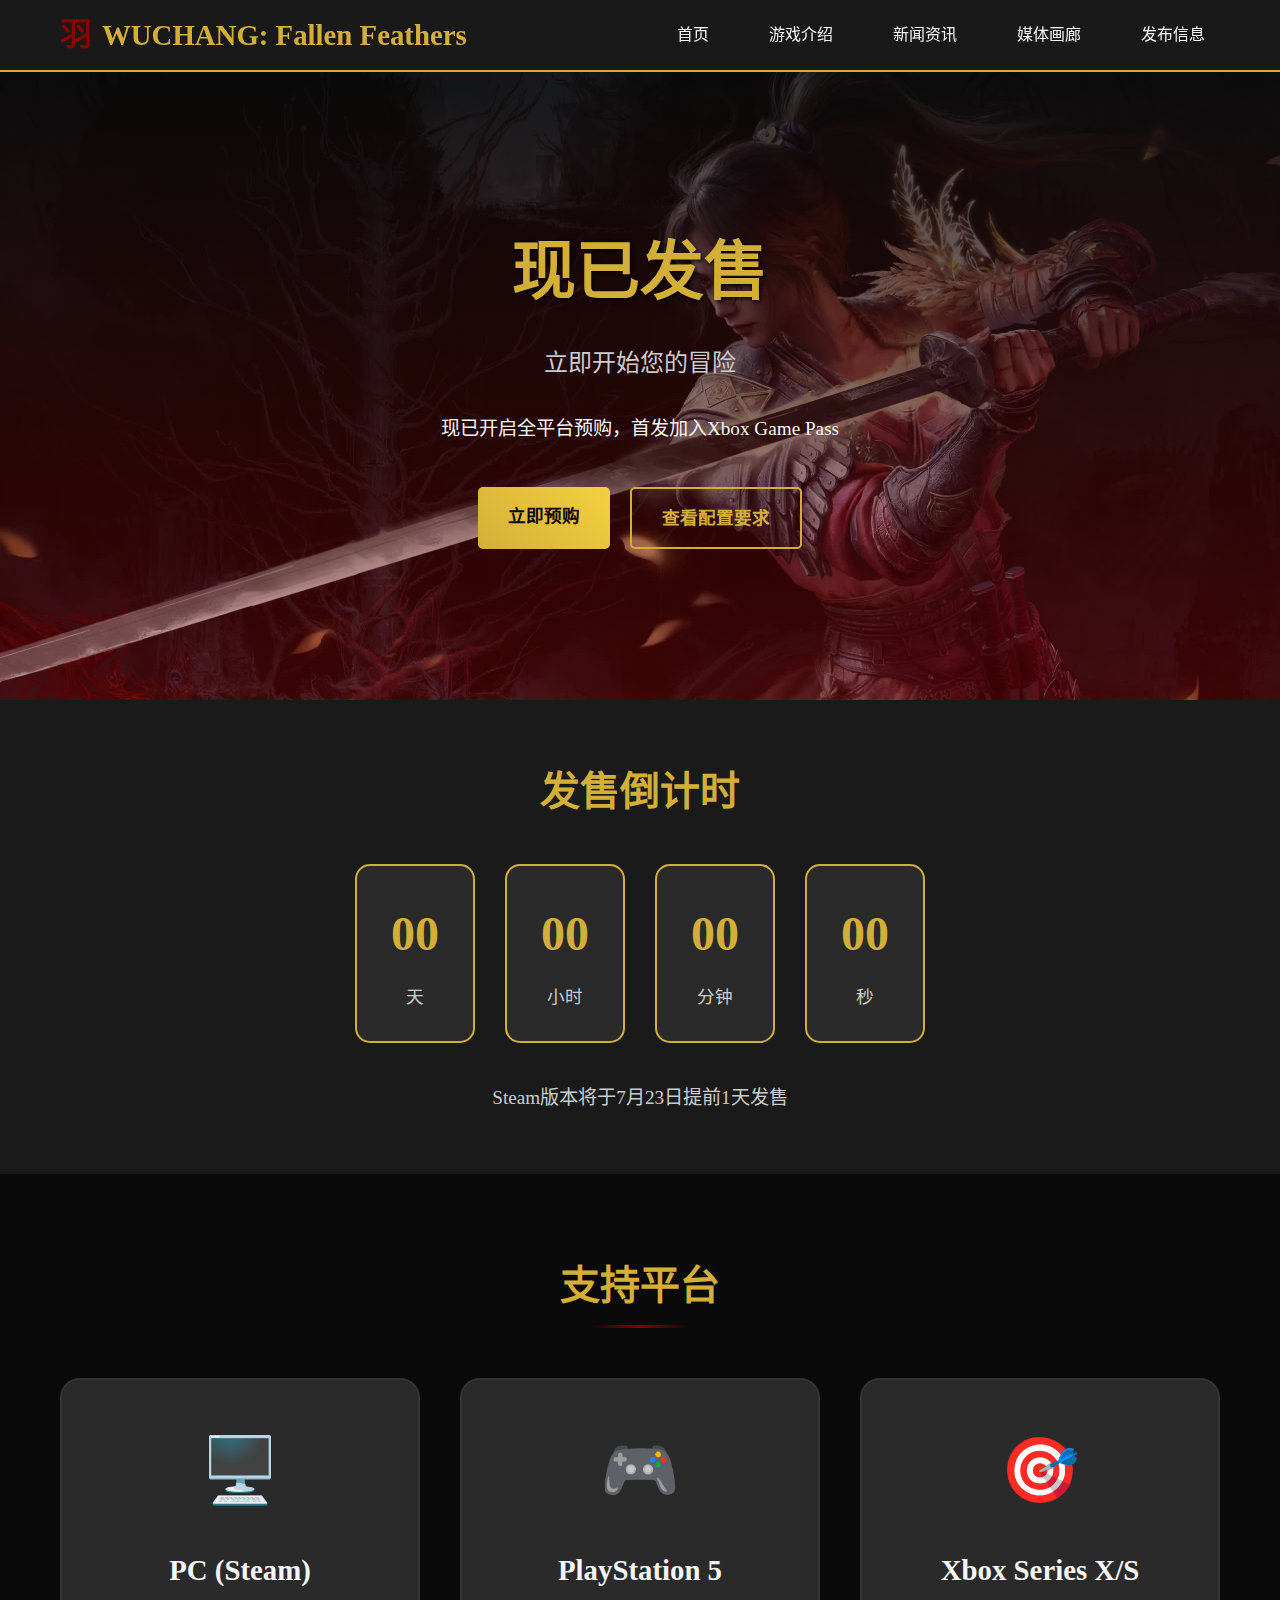
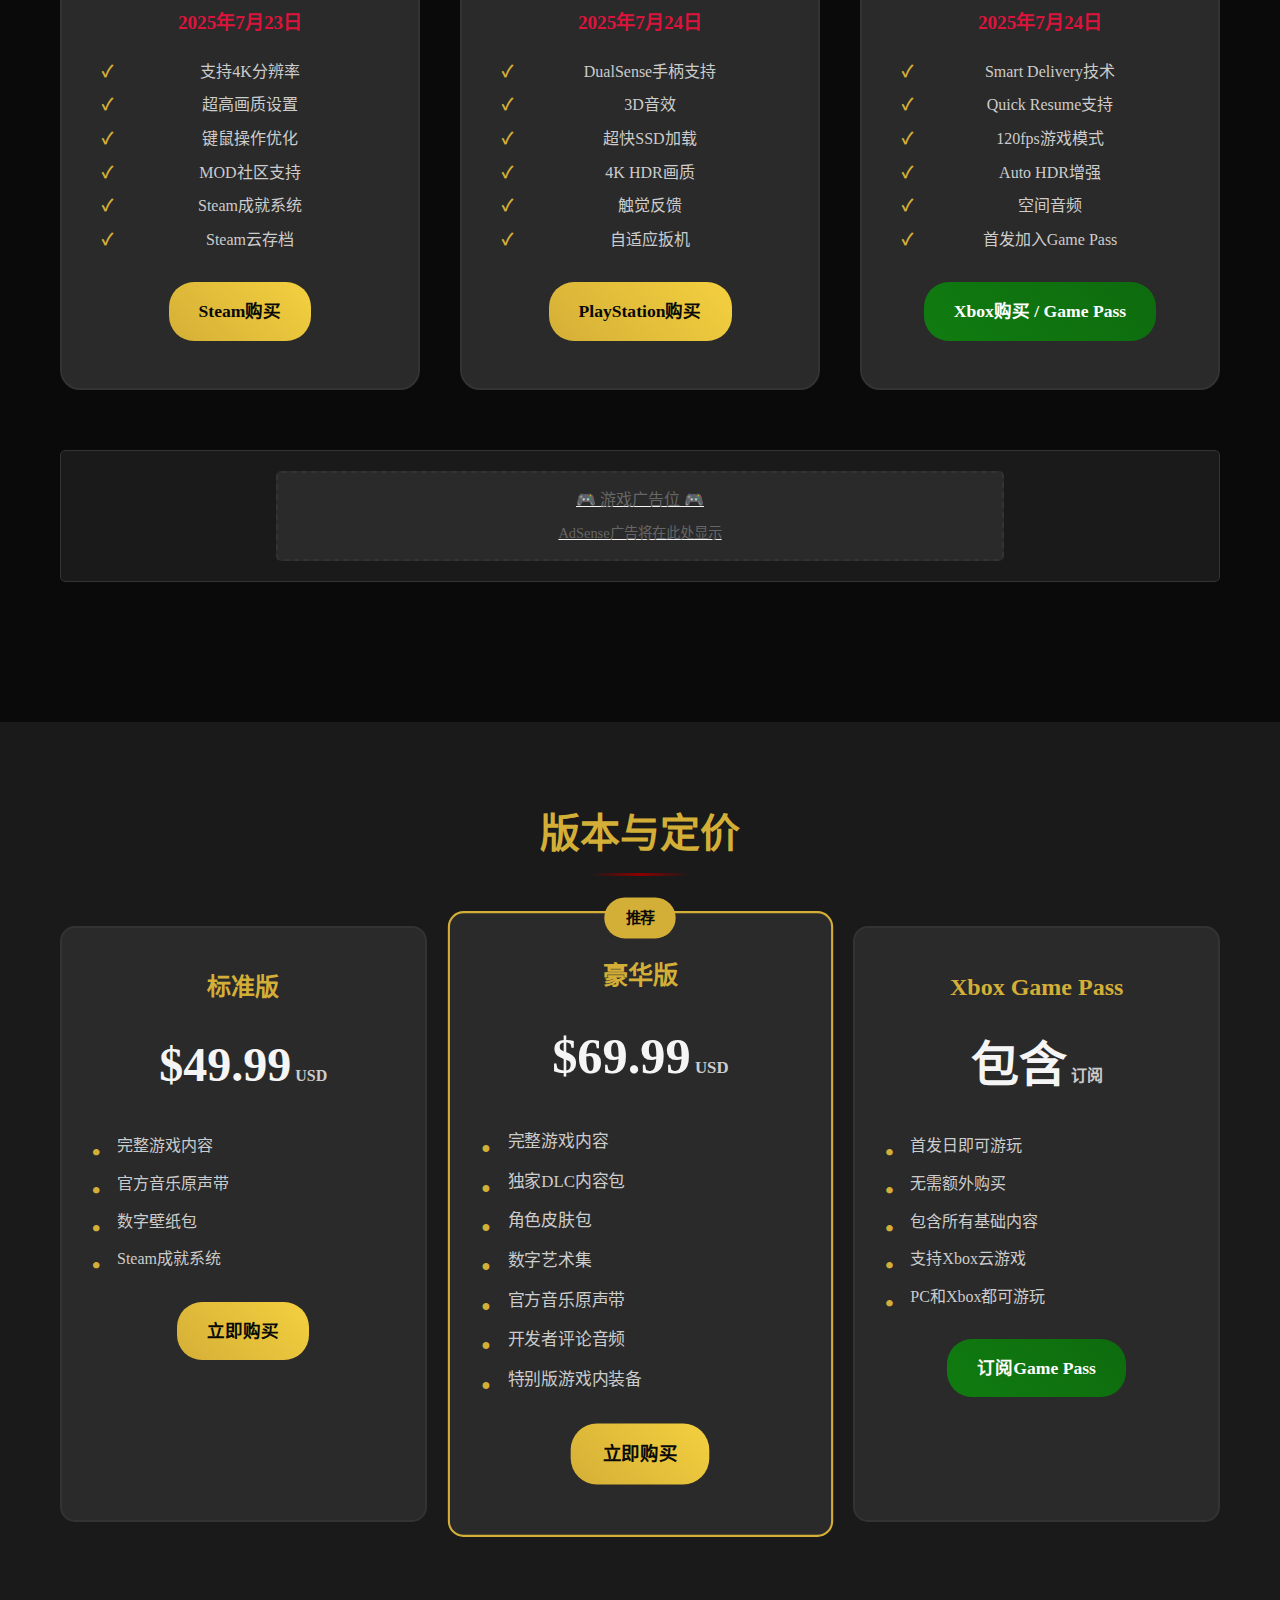
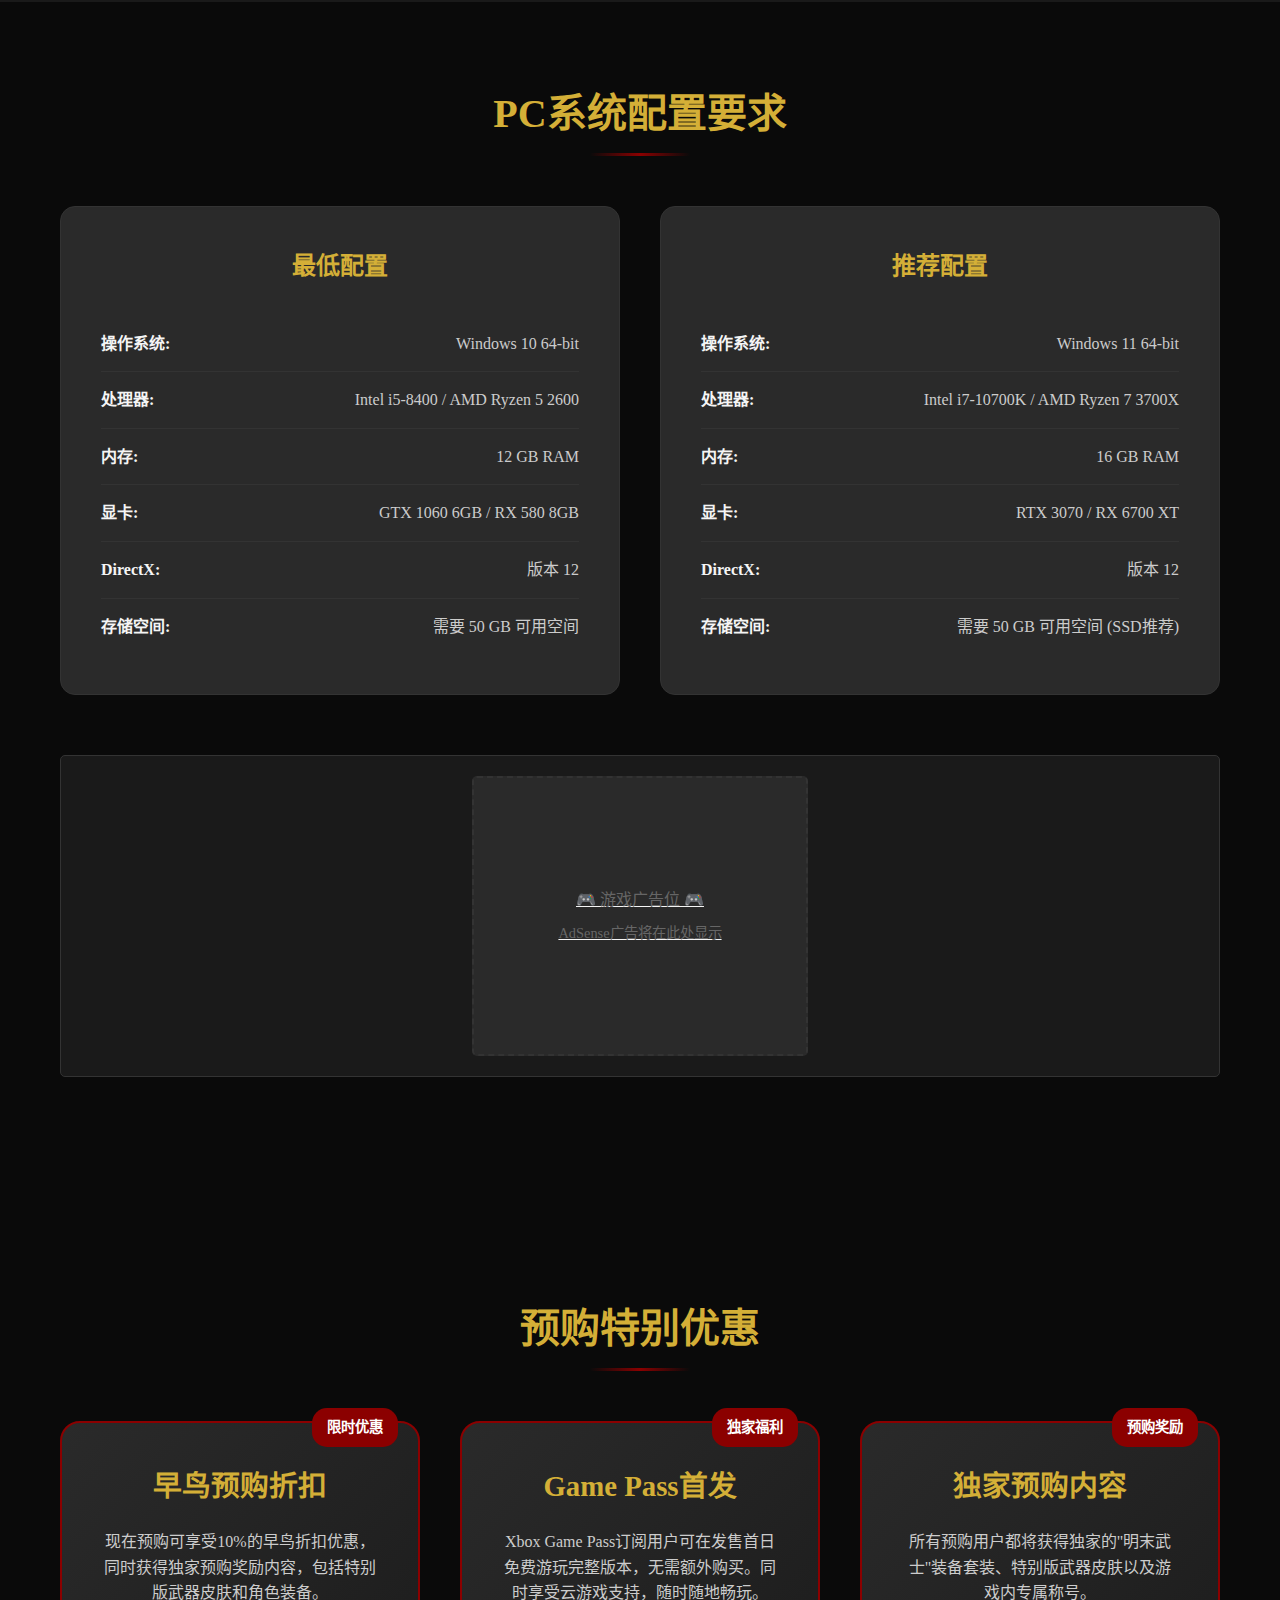
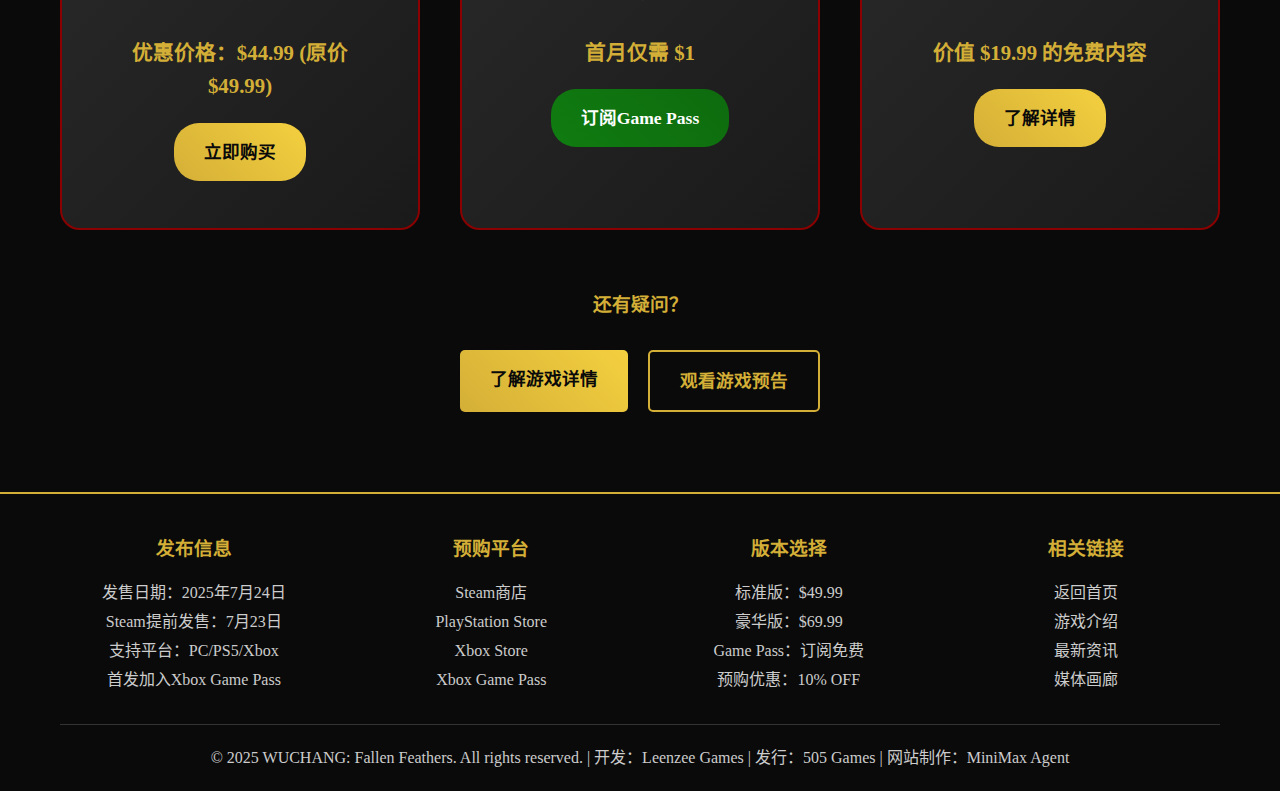
<file: release-info.html>
<!DOCTYPE html>
<html lang="zh-CN">
<head>
    <meta charset="UTF-8">
    <meta name="viewport" content="width=device-width, initial-scale=1.0">
    <meta name="description" content="WUCHANG: Fallen Feathers发布信息：2025年7月24日全平台发售，支持PC Steam、PlayStation 5、Xbox Series X/S，首发加入Xbox Game Pass。">
    <meta name="keywords" content="WUCHANG预购, 明末渊虚之羽发售日期, Steam预购, PS5预购, Xbox预购, Game Pass, 游戏发布信息">
    <meta name="author" content="MiniMax Agent">
    
    <!-- Open Graph Meta Tags -->
    <meta property="og:title" content="发布信息 - WUCHANG: Fallen Feathers | 预购平台信息">
    <meta property="og:description" content="WUCHANG: Fallen Feathers将于2025年7月24日全平台发售，现已开启预购。首发加入Xbox Game Pass。">
    <meta property="og:type" content="website">
    <meta property="og:image" content="./images/wuchang_screenshot.jpg">
    
    <link rel="canonical" href="https://wuchang-fallen-feathers.com/release-info.html">
    <link rel="stylesheet" href="./css/styles.css">
    
    <title>发布信息 - WUCHANG: Fallen Feathers | 预购平台信息</title>
    
    <style>
        .release-hero {
            background: linear-gradient(
                rgba(10, 10, 10, 0.8),
                rgba(139, 0, 0, 0.4)
            ),
            url('./images/wuchang_screenshot.jpg') center/cover no-repeat;
            height: 70vh;
            display: flex;
            align-items: center;
            justify-content: center;
            text-align: center;
        }
        
        .countdown-container {
            background: var(--bg-secondary);
            padding: 60px 0;
            text-align: center;
        }
        
        .countdown-timer {
            display: flex;
            justify-content: center;
            gap: 30px;
            margin: 40px 0;
            flex-wrap: wrap;
        }
        
        .countdown-item {
            background: var(--bg-tertiary);
            border: 2px solid var(--accent-gold);
            border-radius: 15px;
            padding: 30px 20px;
            min-width: 120px;
            text-align: center;
        }
        
        .countdown-number {
            font-size: 3rem;
            color: var(--accent-gold);
            font-weight: bold;
            margin-bottom: 10px;
        }
        
        .countdown-label {
            color: var(--text-secondary);
            font-size: 1.1rem;
        }
        
        .platforms-grid {
            display: grid;
            grid-template-columns: repeat(auto-fit, minmax(300px, 1fr));
            gap: 40px;
            margin: 60px 0;
        }
        
        .platform-card {
            background: var(--bg-tertiary);
            border: 2px solid var(--border-color);
            border-radius: 20px;
            padding: 40px;
            text-align: center;
            transition: all 0.3s ease;
            position: relative;
            overflow: hidden;
        }
        
        .platform-card:hover {
            transform: translateY(-10px);
            border-color: var(--accent-gold);
            box-shadow: 0 20px 50px rgba(0, 0, 0, 0.4);
        }
        
        .platform-card::before {
            content: '';
            position: absolute;
            top: 0;
            left: -100%;
            width: 100%;
            height: 100%;
            background: linear-gradient(90deg, transparent, rgba(212, 175, 55, 0.1), transparent);
            transition: left 0.5s ease;
        }
        
        .platform-card:hover::before {
            left: 100%;
        }
        
        .platform-logo {
            font-size: 4rem;
            margin-bottom: 25px;
            color: var(--accent-gold);
        }
        
        .platform-name {
            font-size: 1.8rem;
            color: var(--text-primary);
            margin-bottom: 15px;
            font-weight: bold;
        }
        
        .platform-date {
            color: var(--accent-red-light);
            font-size: 1.2rem;
            margin-bottom: 20px;
            font-weight: bold;
        }
        
        .platform-features {
            list-style: none;
            margin-bottom: 30px;
        }
        
        .platform-features li {
            color: var(--text-secondary);
            margin-bottom: 8px;
            position: relative;
            padding-left: 20px;
        }
        
        .platform-features li::before {
            content: '✓';
            position: absolute;
            left: 0;
            color: var(--accent-gold);
            font-weight: bold;
        }
        
        .preorder-btn {
            display: inline-block;
            padding: 15px 30px;
            background: linear-gradient(45deg, var(--accent-gold), #f4d03f);
            color: var(--bg-primary);
            text-decoration: none;
            border-radius: 25px;
            font-weight: bold;
            font-size: 1.1rem;
            transition: all 0.3s ease;
            position: relative;
            overflow: hidden;
        }
        
        .preorder-btn:hover {
            transform: translateY(-2px);
            box-shadow: 0 10px 30px rgba(212, 175, 55, 0.4);
        }
        
        .preorder-btn.gamepass {
            background: linear-gradient(45deg, #107c10, #0e6b0e);
            color: white;
        }
        
        .preorder-btn.gamepass:hover {
            box-shadow: 0 10px 30px rgba(16, 124, 16, 0.4);
        }
        
        .pricing-section {
            background: var(--bg-secondary);
            padding: 80px 0;
        }
        
        .pricing-grid {
            display: grid;
            grid-template-columns: repeat(auto-fit, minmax(280px, 1fr));
            gap: 30px;
            margin-top: 60px;
        }
        
        .pricing-card {
            background: var(--bg-tertiary);
            border: 2px solid var(--border-color);
            border-radius: 15px;
            padding: 40px 30px;
            text-align: center;
            position: relative;
            transition: all 0.3s ease;
        }
        
        .pricing-card.featured {
            border-color: var(--accent-gold);
            transform: scale(1.05);
        }
        
        .pricing-card.featured::before {
            content: '推荐';
            position: absolute;
            top: -15px;
            left: 50%;
            transform: translateX(-50%);
            background: var(--accent-gold);
            color: var(--bg-primary);
            padding: 8px 20px;
            border-radius: 20px;
            font-weight: bold;
            font-size: 0.9rem;
        }
        
        .pricing-card:hover {
            transform: translateY(-5px);
            border-color: var(--accent-gold);
        }
        
        .pricing-title {
            font-size: 1.5rem;
            color: var(--accent-gold);
            margin-bottom: 20px;
            font-weight: bold;
        }
        
        .pricing-price {
            font-size: 3rem;
            color: var(--text-primary);
            margin-bottom: 10px;
            font-weight: bold;
        }
        
        .pricing-currency {
            color: var(--text-secondary);
            font-size: 1rem;
        }
        
        .pricing-features {
            list-style: none;
            margin: 30px 0;
            text-align: left;
        }
        
        .pricing-features li {
            color: var(--text-secondary);
            margin-bottom: 12px;
            padding-left: 25px;
            position: relative;
        }
        
        .pricing-features li::before {
            content: '•';
            position: absolute;
            left: 0;
            color: var(--accent-gold);
            font-weight: bold;
            font-size: 1.5rem;
        }
        
        .system-requirements {
            margin-top: 80px;
        }
        
        .requirements-grid {
            display: grid;
            grid-template-columns: repeat(auto-fit, minmax(400px, 1fr));
            gap: 40px;
            margin-top: 40px;
        }
        
        .requirements-card {
            background: var(--bg-tertiary);
            border: 1px solid var(--border-color);
            border-radius: 15px;
            padding: 40px;
        }
        
        .requirements-title {
            font-size: 1.5rem;
            color: var(--accent-gold);
            margin-bottom: 30px;
            text-align: center;
            font-weight: bold;
        }
        
        .requirements-list {
            list-style: none;
        }
        
        .requirements-list li {
            display: flex;
            justify-content: space-between;
            align-items: center;
            padding: 15px 0;
            border-bottom: 1px solid var(--border-color);
            color: var(--text-secondary);
        }
        
        .requirements-list li:last-child {
            border-bottom: none;
        }
        
        .req-label {
            font-weight: bold;
            color: var(--text-primary);
            flex: 1;
        }
        
        .req-value {
            flex: 2;
            text-align: right;
        }
        
        .special-offers {
            background: var(--bg-primary);
            padding: 80px 0;
        }
        
        .offers-grid {
            display: grid;
            grid-template-columns: repeat(auto-fit, minmax(350px, 1fr));
            gap: 40px;
            margin-top: 40px;
        }
        
        .offer-card {
            background: linear-gradient(135deg, var(--bg-tertiary), var(--bg-secondary));
            border: 2px solid var(--accent-red);
            border-radius: 20px;
            padding: 40px;
            text-align: center;
            position: relative;
        }
        
        .offer-badge {
            position: absolute;
            top: -15px;
            right: 20px;
            background: var(--accent-red);
            color: white;
            padding: 8px 15px;
            border-radius: 15px;
            font-size: 0.9rem;
            font-weight: bold;
        }
        
        .offer-title {
            font-size: 1.8rem;
            color: var(--accent-gold);
            margin-bottom: 20px;
            font-weight: bold;
        }
        
        .offer-description {
            color: var(--text-secondary);
            margin-bottom: 30px;
            line-height: 1.6;
        }
        
        @media (max-width: 768px) {
            .countdown-timer {
                gap: 15px;
            }
            
            .countdown-item {
                min-width: 90px;
                padding: 20px 15px;
            }
            
            .countdown-number {
                font-size: 2rem;
            }
            
            .platforms-grid {
                grid-template-columns: 1fr;
            }
            
            .requirements-grid {
                grid-template-columns: 1fr;
            }
            
            .pricing-card.featured {
                transform: none;
            }
        }
    </style>
</head>
<body>
    <!-- 导航栏 -->
    <nav class="navbar" role="navigation" aria-label="主导航">
        <div class="nav-container">
            <a href="index.html" class="logo" aria-label="WUCHANG: Fallen Feathers 首页">
                WUCHANG: Fallen Feathers
            </a>
            <ul class="nav-menu">
                <li><a href="index.html" aria-label="首页">首页</a></li>
                <li><a href="game-intro.html" aria-label="游戏介绍">游戏介绍</a></li>
                <li><a href="news.html" aria-label="新闻资讯">新闻资讯</a></li>
                <li><a href="media.html" aria-label="媒体画廊">媒体画廊</a></li>
                <li><a href="release-info.html" aria-label="发布信息" class="active">发布信息</a></li>
            </ul>
        </div>
    </nav>

    <!-- 主要内容 -->
    <main class="main-content">
        <!-- 发布英雄区域 -->
        <section class="release-hero">
            <div class="hero-content">
                <h1 class="game-title">2025年7月24日</h1>
                <h2 class="game-subtitle">全平台正式发售</h2>
                <p class="hero-description">
                    现已开启全平台预购，首发加入Xbox Game Pass
                </p>
                <div class="cta-buttons">
                    <a href="#platforms" class="btn btn-primary">立即预购</a>
                    <a href="#requirements" class="btn btn-secondary">查看配置要求</a>
                </div>
            </div>
        </section>

        <!-- 发售倒计时 -->
        <section class="countdown-container">
            <div class="container">
                <h2 style="color: var(--accent-gold); font-size: 2.5rem; margin-bottom: 30px;">发售倒计时</h2>
                <div class="countdown-timer" id="countdown-timer">
                    <div class="countdown-item">
                        <div class="countdown-number" id="days">--</div>
                        <div class="countdown-label">天</div>
                    </div>
                    <div class="countdown-item">
                        <div class="countdown-number" id="hours">--</div>
                        <div class="countdown-label">小时</div>
                    </div>
                    <div class="countdown-item">
                        <div class="countdown-number" id="minutes">--</div>
                        <div class="countdown-label">分钟</div>
                    </div>
                    <div class="countdown-item">
                        <div class="countdown-number" id="seconds">--</div>
                        <div class="countdown-label">秒</div>
                    </div>
                </div>
                <p style="color: var(--text-secondary); font-size: 1.2rem;">
                    Steam版本将于7月23日提前1天发售
                </p>
            </div>
        </section>

        <!-- 平台信息 -->
        <section id="platforms" class="section">
            <div class="container">
                <h2 class="section-title">支持平台</h2>
                
                <div class="platforms-grid">
                    <div class="platform-card">
                        <div class="platform-logo">🖥️</div>
                        <h3 class="platform-name">PC (Steam)</h3>
                        <div class="platform-date">2025年7月23日</div>
                        <ul class="platform-features">
                            <li>支持4K分辨率</li>
                            <li>超高画质设置</li>
                            <li>键鼠操作优化</li>
                            <li>MOD社区支持</li>
                            <li>Steam成就系统</li>
                            <li>Steam云存档</li>
                        </ul>
                        <a href="https://store.steampowered.com" class="preorder-btn" target="_blank" rel="noopener">
                            Steam预购
                        </a>
                    </div>

                    <div class="platform-card">
                        <div class="platform-logo">🎮</div>
                        <h3 class="platform-name">PlayStation 5</h3>
                        <div class="platform-date">2025年7月24日</div>
                        <ul class="platform-features">
                            <li>DualSense手柄支持</li>
                            <li>3D音效</li>
                            <li>超快SSD加载</li>
                            <li>4K HDR画质</li>
                            <li>触觉反馈</li>
                            <li>自适应扳机</li>
                        </ul>
                        <a href="https://store.playstation.com" class="preorder-btn" target="_blank" rel="noopener">
                            PlayStation预购
                        </a>
                    </div>

                    <div class="platform-card">
                        <div class="platform-logo">🎯</div>
                        <h3 class="platform-name">Xbox Series X/S</h3>
                        <div class="platform-date">2025年7月24日</div>
                        <ul class="platform-features">
                            <li>Smart Delivery技术</li>
                            <li>Quick Resume支持</li>
                            <li>120fps游戏模式</li>
                            <li>Auto HDR增强</li>
                            <li>空间音频</li>
                            <li>首发加入Game Pass</li>
                        </ul>
                        <a href="https://www.xbox.com" class="preorder-btn gamepass" target="_blank" rel="noopener">
                            Xbox预购 / Game Pass
                        </a>
                    </div>
                </div>

                <!-- Google AdSense 广告位 -->
                <div class="ad-container" style="margin: 60px 0;">
                    <ins class="adsbygoogle"
                         style="display:block"
                         data-ad-client="ca-pub-XXXXXXXXXXXXXXXX"
                         data-ad-slot="XXXXXXXXXX"
                         data-ad-format="auto"
                         data-full-width-responsive="true">
                        <div class="ad-placeholder">广告位 - Google AdSense</div>
                    </ins>
                </div>
            </div>
        </section>

        <!-- 定价信息 -->
        <section class="pricing-section">
            <div class="container">
                <h2 class="section-title">版本与定价</h2>
                
                <div class="pricing-grid">
                    <div class="pricing-card">
                        <h3 class="pricing-title">标准版</h3>
                        <div class="pricing-price">$49.99<span class="pricing-currency"> USD</span></div>
                        <ul class="pricing-features">
                            <li>完整游戏内容</li>
                            <li>官方音乐原声带</li>
                            <li>数字壁纸包</li>
                            <li>Steam成就系统</li>
                        </ul>
                        <a href="#" class="preorder-btn">立即预购</a>
                    </div>

                    <div class="pricing-card featured">
                        <h3 class="pricing-title">豪华版</h3>
                        <div class="pricing-price">$69.99<span class="pricing-currency"> USD</span></div>
                        <ul class="pricing-features">
                            <li>完整游戏内容</li>
                            <li>独家DLC内容包</li>
                            <li>角色皮肤包</li>
                            <li>数字艺术集</li>
                            <li>官方音乐原声带</li>
                            <li>开发者评论音频</li>
                            <li>特别版游戏内装备</li>
                        </ul>
                        <a href="#" class="preorder-btn">立即预购</a>
                    </div>

                    <div class="pricing-card">
                        <h3 class="pricing-title">Xbox Game Pass</h3>
                        <div class="pricing-price">包含<span class="pricing-currency"> 订阅</span></div>
                        <ul class="pricing-features">
                            <li>首发日即可游玩</li>
                            <li>无需额外购买</li>
                            <li>包含所有基础内容</li>
                            <li>支持Xbox云游戏</li>
                            <li>PC和Xbox都可游玩</li>
                        </ul>
                        <a href="#" class="preorder-btn gamepass">订阅Game Pass</a>
                    </div>
                </div>
            </div>
        </section>

        <!-- 系统配置要求 -->
        <section id="requirements" class="section">
            <div class="container">
                <h2 class="section-title">PC系统配置要求</h2>
                
                <div class="requirements-grid">
                    <div class="requirements-card">
                        <h3 class="requirements-title">最低配置</h3>
                        <ul class="requirements-list">
                            <li>
                                <span class="req-label">操作系统:</span>
                                <span class="req-value">Windows 10 64-bit</span>
                            </li>
                            <li>
                                <span class="req-label">处理器:</span>
                                <span class="req-value">Intel i5-8400 / AMD Ryzen 5 2600</span>
                            </li>
                            <li>
                                <span class="req-label">内存:</span>
                                <span class="req-value">12 GB RAM</span>
                            </li>
                            <li>
                                <span class="req-label">显卡:</span>
                                <span class="req-value">GTX 1060 6GB / RX 580 8GB</span>
                            </li>
                            <li>
                                <span class="req-label">DirectX:</span>
                                <span class="req-value">版本 12</span>
                            </li>
                            <li>
                                <span class="req-label">存储空间:</span>
                                <span class="req-value">需要 50 GB 可用空间</span>
                            </li>
                        </ul>
                    </div>

                    <div class="requirements-card">
                        <h3 class="requirements-title">推荐配置</h3>
                        <ul class="requirements-list">
                            <li>
                                <span class="req-label">操作系统:</span>
                                <span class="req-value">Windows 11 64-bit</span>
                            </li>
                            <li>
                                <span class="req-label">处理器:</span>
                                <span class="req-value">Intel i7-10700K / AMD Ryzen 7 3700X</span>
                            </li>
                            <li>
                                <span class="req-label">内存:</span>
                                <span class="req-value">16 GB RAM</span>
                            </li>
                            <li>
                                <span class="req-label">显卡:</span>
                                <span class="req-value">RTX 3070 / RX 6700 XT</span>
                            </li>
                            <li>
                                <span class="req-label">DirectX:</span>
                                <span class="req-value">版本 12</span>
                            </li>
                            <li>
                                <span class="req-label">存储空间:</span>
                                <span class="req-value">需要 50 GB 可用空间 (SSD推荐)</span>
                            </li>
                        </ul>
                    </div>
                </div>

                <!-- Google AdSense 方形广告 -->
                <div class="ad-container" style="margin: 60px 0;">
                    <ins class="adsbygoogle"
                         style="display:block"
                         data-ad-client="ca-pub-XXXXXXXXXXXXXXXX"
                         data-ad-slot="XXXXXXXXXX"
                         data-ad-format="rectangle">
                        <div class="ad-placeholder" style="width: 336px; height: 280px;">广告位 - Google AdSense</div>
                    </ins>
                </div>
            </div>
        </section>

        <!-- 特别优惠 -->
        <section class="special-offers">
            <div class="container">
                <h2 class="section-title">预购特别优惠</h2>
                
                <div class="offers-grid">
                    <div class="offer-card">
                        <div class="offer-badge">限时优惠</div>
                        <h3 class="offer-title">早鸟预购折扣</h3>
                        <p class="offer-description">
                            现在预购可享受10%的早鸟折扣优惠，同时获得独家预购奖励内容，包括特别版武器皮肤和角色装备。
                        </p>
                        <div style="margin-bottom: 20px; color: var(--accent-gold); font-size: 1.3rem; font-weight: bold;">
                            优惠价格：$44.99 (原价$49.99)
                        </div>
                        <a href="#" class="preorder-btn">立即预购</a>
                    </div>

                    <div class="offer-card">
                        <div class="offer-badge">独家福利</div>
                        <h3 class="offer-title">Game Pass首发</h3>
                        <p class="offer-description">
                            Xbox Game Pass订阅用户可在发售首日免费游玩完整版本，无需额外购买。同时享受云游戏支持，随时随地畅玩。
                        </p>
                        <div style="margin-bottom: 20px; color: var(--accent-gold); font-size: 1.3rem; font-weight: bold;">
                            首月仅需 $1
                        </div>
                        <a href="#" class="preorder-btn gamepass">订阅Game Pass</a>
                    </div>

                    <div class="offer-card">
                        <div class="offer-badge">预购奖励</div>
                        <h3 class="offer-title">独家预购内容</h3>
                        <p class="offer-description">
                            所有预购用户都将获得独家的"明末武士"装备套装、特别版武器皮肤以及游戏内专属称号。
                        </p>
                        <div style="margin-bottom: 20px; color: var(--accent-gold); font-size: 1.3rem; font-weight: bold;">
                            价值 $19.99 的免费内容
                        </div>
                        <a href="#" class="preorder-btn">了解详情</a>
                    </div>
                </div>

                <div style="text-align: center; margin-top: 60px;">
                    <h3 style="color: var(--accent-gold); margin-bottom: 30px;">还有疑问？</h3>
                    <div class="cta-buttons">
                        <a href="game-intro.html" class="btn btn-primary">了解游戏详情</a>
                        <a href="media.html" class="btn btn-secondary">观看游戏预告</a>
                    </div>
                </div>
            </div>
        </section>
    </main>

    <!-- 页脚 -->
    <footer class="footer">
        <div class="container">
            <div class="footer-content">
                <div class="footer-section">
                    <h3>发布信息</h3>
                    <p>发售日期：2025年7月24日</p>
                    <p>Steam提前发售：7月23日</p>
                    <p>支持平台：PC/PS5/Xbox</p>
                    <p>首发加入Xbox Game Pass</p>
                </div>
                
                <div class="footer-section">
                    <h3>预购平台</h3>
                    <p><a href="https://store.steampowered.com" target="_blank">Steam商店</a></p>
                    <p><a href="https://store.playstation.com" target="_blank">PlayStation Store</a></p>
                    <p><a href="https://www.xbox.com" target="_blank">Xbox Store</a></p>
                    <p><a href="https://www.xbox.com/game-pass" target="_blank">Xbox Game Pass</a></p>
                </div>
                
                <div class="footer-section">
                    <h3>版本选择</h3>
                    <p>标准版：$49.99</p>
                    <p>豪华版：$69.99</p>
                    <p>Game Pass：订阅免费</p>
                    <p>预购优惠：10% OFF</p>
                </div>
                
                <div class="footer-section">
                    <h3>相关链接</h3>
                    <p><a href="index.html">返回首页</a></p>
                    <p><a href="game-intro.html">游戏介绍</a></p>
                    <p><a href="news.html">最新资讯</a></p>
                    <p><a href="media.html">媒体画廊</a></p>
                </div>
            </div>
            
            <div class="footer-bottom">
                <p>&copy; 2025 WUCHANG: Fallen Feathers. All rights reserved. | 
                   开发：Leenzee Games | 发行：505 Games | 
                   网站制作：MiniMax Agent</p>
            </div>
        </div>
    </footer>

    <!-- JavaScript -->
    <script src="./js/main.js"></script>
    
    <!-- 倒计时功能 -->
    <script>
        document.addEventListener('DOMContentLoaded', function() {
            // 发售日期设置
            const releaseDate = new Date('2025-07-24T00:00:00').getTime();
            
            function updateCountdown() {
                const now = new Date().getTime();
                const timeLeft = releaseDate - now;
                
                if (timeLeft > 0) {
                    const days = Math.floor(timeLeft / (1000 * 60 * 60 * 24));
                    const hours = Math.floor((timeLeft % (1000 * 60 * 60 * 24)) / (1000 * 60 * 60));
                    const minutes = Math.floor((timeLeft % (1000 * 60 * 60)) / (1000 * 60));
                    const seconds = Math.floor((timeLeft % (1000 * 60)) / 1000);
                    
                    document.getElementById('days').textContent = days.toString().padStart(2, '0');
                    document.getElementById('hours').textContent = hours.toString().padStart(2, '0');
                    document.getElementById('minutes').textContent = minutes.toString().padStart(2, '0');
                    document.getElementById('seconds').textContent = seconds.toString().padStart(2, '0');
                } else {
                    // 游戏已发售
                    document.getElementById('days').textContent = '00';
                    document.getElementById('hours').textContent = '00';
                    document.getElementById('minutes').textContent = '00';
                    document.getElementById('seconds').textContent = '00';
                    
                    // 更新页面文本
                    const heroTitle = document.querySelector('.game-title');
                    const heroSubtitle = document.querySelector('.game-subtitle');
                    if (heroTitle && heroSubtitle) {
                        heroTitle.textContent = '现已发售';
                        heroSubtitle.textContent = '立即开始您的冒险';
                    }
                    
                    // 更新按钮文本
                    const preorderBtns = document.querySelectorAll('.preorder-btn');
                    preorderBtns.forEach(btn => {
                        if (btn.textContent.includes('预购')) {
                            btn.textContent = btn.textContent.replace('预购', '购买');
                        }
                    });
                }
            }
            
            // 立即更新一次
            updateCountdown();
            
            // 每秒更新倒计时
            setInterval(updateCountdown, 1000);
            
            // 平台卡片点击统计（模拟）
            const platformCards = document.querySelectorAll('.platform-card');
            platformCards.forEach(card => {
                card.addEventListener('click', function() {
                    const platformName = this.querySelector('.platform-name').textContent;
                    console.log(`用户点击了平台: ${platformName}`);
                    
                    // 添加点击效果
                    this.style.transform = 'translateY(-10px) scale(1.02)';
                    setTimeout(() => {
                        this.style.transform = '';
                    }, 200);
                });
            });
            
            // 价格卡片悬停效果增强
            const pricingCards = document.querySelectorAll('.pricing-card');
            pricingCards.forEach(card => {
                card.addEventListener('mouseenter', function() {
                    this.style.boxShadow = '0 20px 50px rgba(212, 175, 55, 0.2)';
                });
                
                card.addEventListener('mouseleave', function() {
                    this.style.boxShadow = '';
                });
            });
        });
    </script>
    
    <!-- Google AdSense -->
    <script>
        (adsbygoogle = window.adsbygoogle || []).push({});
    </script>
</body>
</html>
</file>
<file: css/styles.css>
/* WUCHANG: Fallen Feathers - 游戏资讯网站样式 */

/* 全局样式 */
* {
    margin: 0;
    padding: 0;
    box-sizing: border-box;
}

:root {
    --bg-primary: #0a0a0a;
    --bg-secondary: #1a1a1a;
    --bg-tertiary: #2a2a2a;
    --text-primary: #f5f5f5;
    --text-secondary: #cccccc;
    --text-accent: #d4af37;
    --accent-gold: #d4af37;
    --accent-red: #8b0000;
    --accent-red-light: #dc143c;
    --border-color: #333333;
    --hover-bg: #3a3a3a;
}

body {
    font-family: 'Georgia', 'Times New Roman', 'STSong', serif;
    background: var(--bg-primary);
    color: var(--text-primary);
    line-height: 1.6;
    scroll-behavior: smooth;
}

/* 导航栏 */
.navbar {
    background: rgba(26, 26, 26, 0.95);
    backdrop-filter: blur(10px);
    border-bottom: 2px solid var(--accent-gold);
    position: fixed;
    top: 0;
    width: 100%;
    z-index: 1000;
    transition: all 0.3s ease;
}

.nav-container {
    max-width: 1200px;
    margin: 0 auto;
    padding: 0 20px;
    display: flex;
    justify-content: space-between;
    align-items: center;
    height: 70px;
}

.logo {
    font-size: 1.8rem;
    font-weight: bold;
    color: var(--accent-gold);
    text-decoration: none;
    display: flex;
    align-items: center;
    gap: 10px;
}

.logo::before {
    content: "羽";
    font-size: 2rem;
    color: var(--accent-red);
}

.nav-menu {
    display: flex;
    list-style: none;
    gap: 30px;
}

.nav-menu a {
    color: var(--text-primary);
    text-decoration: none;
    padding: 10px 15px;
    border-radius: 5px;
    transition: all 0.3s ease;
    position: relative;
}

.nav-menu a:hover {
    color: var(--accent-gold);
    background: var(--hover-bg);
}

.nav-menu a::after {
    content: '';
    position: absolute;
    bottom: 0;
    left: 50%;
    width: 0;
    height: 2px;
    background: var(--accent-gold);
    transition: all 0.3s ease;
    transform: translateX(-50%);
}

.nav-menu a:hover::after {
    width: 80%;
}

/* 主要内容区域 */
.main-content {
    margin-top: 70px;
    min-height: calc(100vh - 70px);
}

.container {
    max-width: 1200px;
    margin: 0 auto;
    padding: 0 20px;
}

/* 英雄区域 */
.hero {
    background: linear-gradient(
        135deg,
        rgba(10, 10, 10, 0.9),
        rgba(139, 0, 0, 0.3)
    ),
    url('../images/wuchang_screenshot.jpg') center/cover no-repeat;
    height: 100vh;
    display: flex;
    align-items: center;
    justify-content: center;
    text-align: center;
    position: relative;
}

.hero::before {
    content: '';
    position: absolute;
    top: 0;
    left: 0;
    right: 0;
    bottom: 0;
    background: linear-gradient(
        to bottom,
        transparent 0%,
        rgba(10, 10, 10, 0.5) 50%,
        rgba(10, 10, 10, 0.9) 100%
    );
}

.hero-content {
    z-index: 2;
    max-width: 800px;
    animation: fadeInUp 1s ease;
}

.game-title {
    font-size: 4rem;
    margin-bottom: 20px;
    color: var(--accent-gold);
    text-shadow: 2px 2px 4px rgba(0, 0, 0, 0.8);
    font-family: 'Times New Roman', serif;
}

.game-subtitle {
    font-size: 1.5rem;
    margin-bottom: 30px;
    color: var(--text-secondary);
    font-weight: 300;
}

.hero-description {
    font-size: 1.2rem;
    margin-bottom: 40px;
    line-height: 1.8;
    color: var(--text-primary);
}

.cta-buttons {
    display: flex;
    gap: 20px;
    justify-content: center;
    flex-wrap: wrap;
}

.btn {
    padding: 15px 30px;
    border: none;
    border-radius: 5px;
    font-size: 1.1rem;
    font-weight: bold;
    text-decoration: none;
    display: inline-block;
    transition: all 0.3s ease;
    position: relative;
    overflow: hidden;
}

.btn-primary {
    background: linear-gradient(45deg, var(--accent-gold), #f4d03f);
    color: var(--bg-primary);
}

.btn-secondary {
    background: transparent;
    color: var(--accent-gold);
    border: 2px solid var(--accent-gold);
}

.btn:hover {
    transform: translateY(-2px);
    box-shadow: 0 8px 25px rgba(212, 175, 55, 0.3);
}

/* 页面部分 */
.section {
    padding: 80px 0;
    position: relative;
}

.section:nth-child(even) {
    background: var(--bg-secondary);
}

.section-title {
    text-align: center;
    font-size: 2.5rem;
    margin-bottom: 60px;
    color: var(--accent-gold);
    position: relative;
}

.section-title::after {
    content: '';
    position: absolute;
    bottom: -10px;
    left: 50%;
    transform: translateX(-50%);
    width: 100px;
    height: 3px;
    background: linear-gradient(90deg, transparent, var(--accent-red), transparent);
}

/* 游戏特色卡片 */
.features-grid {
    display: grid;
    grid-template-columns: repeat(auto-fit, minmax(300px, 1fr));
    gap: 30px;
    margin-top: 60px;
}

.feature-card {
    background: var(--bg-tertiary);
    border: 1px solid var(--border-color);
    border-radius: 10px;
    padding: 30px;
    text-align: center;
    transition: all 0.3s ease;
    position: relative;
    overflow: hidden;
}

.feature-card::before {
    content: '';
    position: absolute;
    top: 0;
    left: -100%;
    width: 100%;
    height: 100%;
    background: linear-gradient(90deg, transparent, rgba(212, 175, 55, 0.1), transparent);
    transition: left 0.5s ease;
}

.feature-card:hover::before {
    left: 100%;
}

.feature-card:hover {
    transform: translateY(-5px);
    border-color: var(--accent-gold);
    box-shadow: 0 10px 30px rgba(0, 0, 0, 0.3);
}

.feature-icon {
    font-size: 3rem;
    color: var(--accent-gold);
    margin-bottom: 20px;
}

.feature-title {
    font-size: 1.5rem;
    margin-bottom: 15px;
    color: var(--text-primary);
}

.feature-description {
    color: var(--text-secondary);
    line-height: 1.7;
}

/* 广告位置 */
.ad-container {
    display: flex;
    justify-content: center;
    margin: 40px 0;
    padding: 20px;
    background: var(--bg-secondary);
    border: 1px solid var(--border-color);
    border-radius: 5px;
}

.ad-placeholder {
    background: var(--bg-tertiary);
    border: 2px dashed var(--border-color);
    padding: 40px;
    text-align: center;
    color: var(--text-secondary);
    border-radius: 5px;
    width: 728px;
    height: 90px;
    display: flex;
    align-items: center;
    justify-content: center;
}

/* 新闻网格 */
.news-grid {
    display: grid;
    grid-template-columns: repeat(auto-fit, minmax(350px, 1fr));
    gap: 30px;
    margin-top: 40px;
}

.news-card {
    background: var(--bg-tertiary);
    border-radius: 10px;
    overflow: hidden;
    transition: all 0.3s ease;
    border: 1px solid var(--border-color);
}

.news-card:hover {
    transform: translateY(-5px);
    box-shadow: 0 10px 30px rgba(0, 0, 0, 0.3);
}

.news-image {
    width: 100%;
    height: 200px;
    object-fit: cover;
}

.news-content {
    padding: 25px;
}

.news-date {
    color: var(--accent-gold);
    font-size: 0.9rem;
    margin-bottom: 10px;
}

.news-title {
    font-size: 1.3rem;
    margin-bottom: 15px;
    color: var(--text-primary);
}

.news-excerpt {
    color: var(--text-secondary);
    line-height: 1.6;
    margin-bottom: 15px;
}

.read-more {
    color: var(--accent-gold);
    text-decoration: none;
    font-weight: bold;
    transition: color 0.3s ease;
}

.read-more:hover {
    color: var(--accent-red-light);
}

/* 媒体画廊 */
.media-gallery {
    display: grid;
    grid-template-columns: repeat(auto-fit, minmax(300px, 1fr));
    gap: 20px;
    margin-top: 40px;
}

.media-item {
    position: relative;
    border-radius: 10px;
    overflow: hidden;
    aspect-ratio: 16/9;
    cursor: pointer;
    transition: transform 0.3s ease;
}

.media-item:hover {
    transform: scale(1.05);
}

.media-item img {
    width: 100%;
    height: 100%;
    object-fit: cover;
}

.media-overlay {
    position: absolute;
    top: 0;
    left: 0;
    right: 0;
    bottom: 0;
    background: linear-gradient(to bottom, transparent, rgba(0, 0, 0, 0.8));
    display: flex;
    align-items: flex-end;
    padding: 20px;
    opacity: 0;
    transition: opacity 0.3s ease;
}

.media-item:hover .media-overlay {
    opacity: 1;
}

.media-title {
    color: var(--text-primary);
    font-weight: bold;
}

/* 页脚 */
.footer {
    background: var(--bg-primary);
    border-top: 2px solid var(--accent-gold);
    padding: 40px 0 20px;
    text-align: center;
}

.footer-content {
    display: grid;
    grid-template-columns: repeat(auto-fit, minmax(250px, 1fr));
    gap: 30px;
    margin-bottom: 30px;
}

.footer-section h3 {
    color: var(--accent-gold);
    margin-bottom: 15px;
}

.footer-section p,
.footer-section a {
    color: var(--text-secondary);
    text-decoration: none;
    line-height: 1.8;
}

.footer-section a:hover {
    color: var(--accent-gold);
}

.footer-bottom {
    border-top: 1px solid var(--border-color);
    padding-top: 20px;
    color: var(--text-secondary);
}

/* 动画 */
@keyframes fadeInUp {
    from {
        opacity: 0;
        transform: translateY(30px);
    }
    to {
        opacity: 1;
        transform: translateY(0);
    }
}

.fade-in-up {
    animation: fadeInUp 0.8s ease forwards;
}

/* 响应式设计 */
@media (max-width: 768px) {
    .nav-menu {
        flex-direction: column;
        position: absolute;
        top: 100%;
        left: 0;
        width: 100%;
        background: var(--bg-secondary);
        padding: 20px;
        display: none;
    }
    
    .game-title {
        font-size: 2.5rem;
    }
    
    .hero-description {
        font-size: 1rem;
    }
    
    .cta-buttons {
        flex-direction: column;
        align-items: center;
    }
    
    .features-grid {
        grid-template-columns: 1fr;
    }
    
    .ad-placeholder {
        width: 100%;
        height: 100px;
    }
}

@media (max-width: 480px) {
    .container {
        padding: 0 15px;
    }
    
    .game-title {
        font-size: 2rem;
    }
    
    .section {
        padding: 60px 0;
    }
}

/* SEO和性能优化 */
.lazy-load {
    opacity: 0;
    transition: opacity 0.3s ease;
}

.lazy-load.loaded {
    opacity: 1;
}

/* 可访问性 */
.sr-only {
    position: absolute;
    width: 1px;
    height: 1px;
    padding: 0;
    margin: -1px;
    overflow: hidden;
    clip: rect(0, 0, 0, 0);
    white-space: nowrap;
    border: 0;
}

/* 滚动条样式 */
::-webkit-scrollbar {
    width: 8px;
}

::-webkit-scrollbar-track {
    background: var(--bg-primary);
}

::-webkit-scrollbar-thumb {
    background: var(--accent-gold);
    border-radius: 4px;
}

::-webkit-scrollbar-thumb:hover {
    background: #f4d03f;
}
</file>
